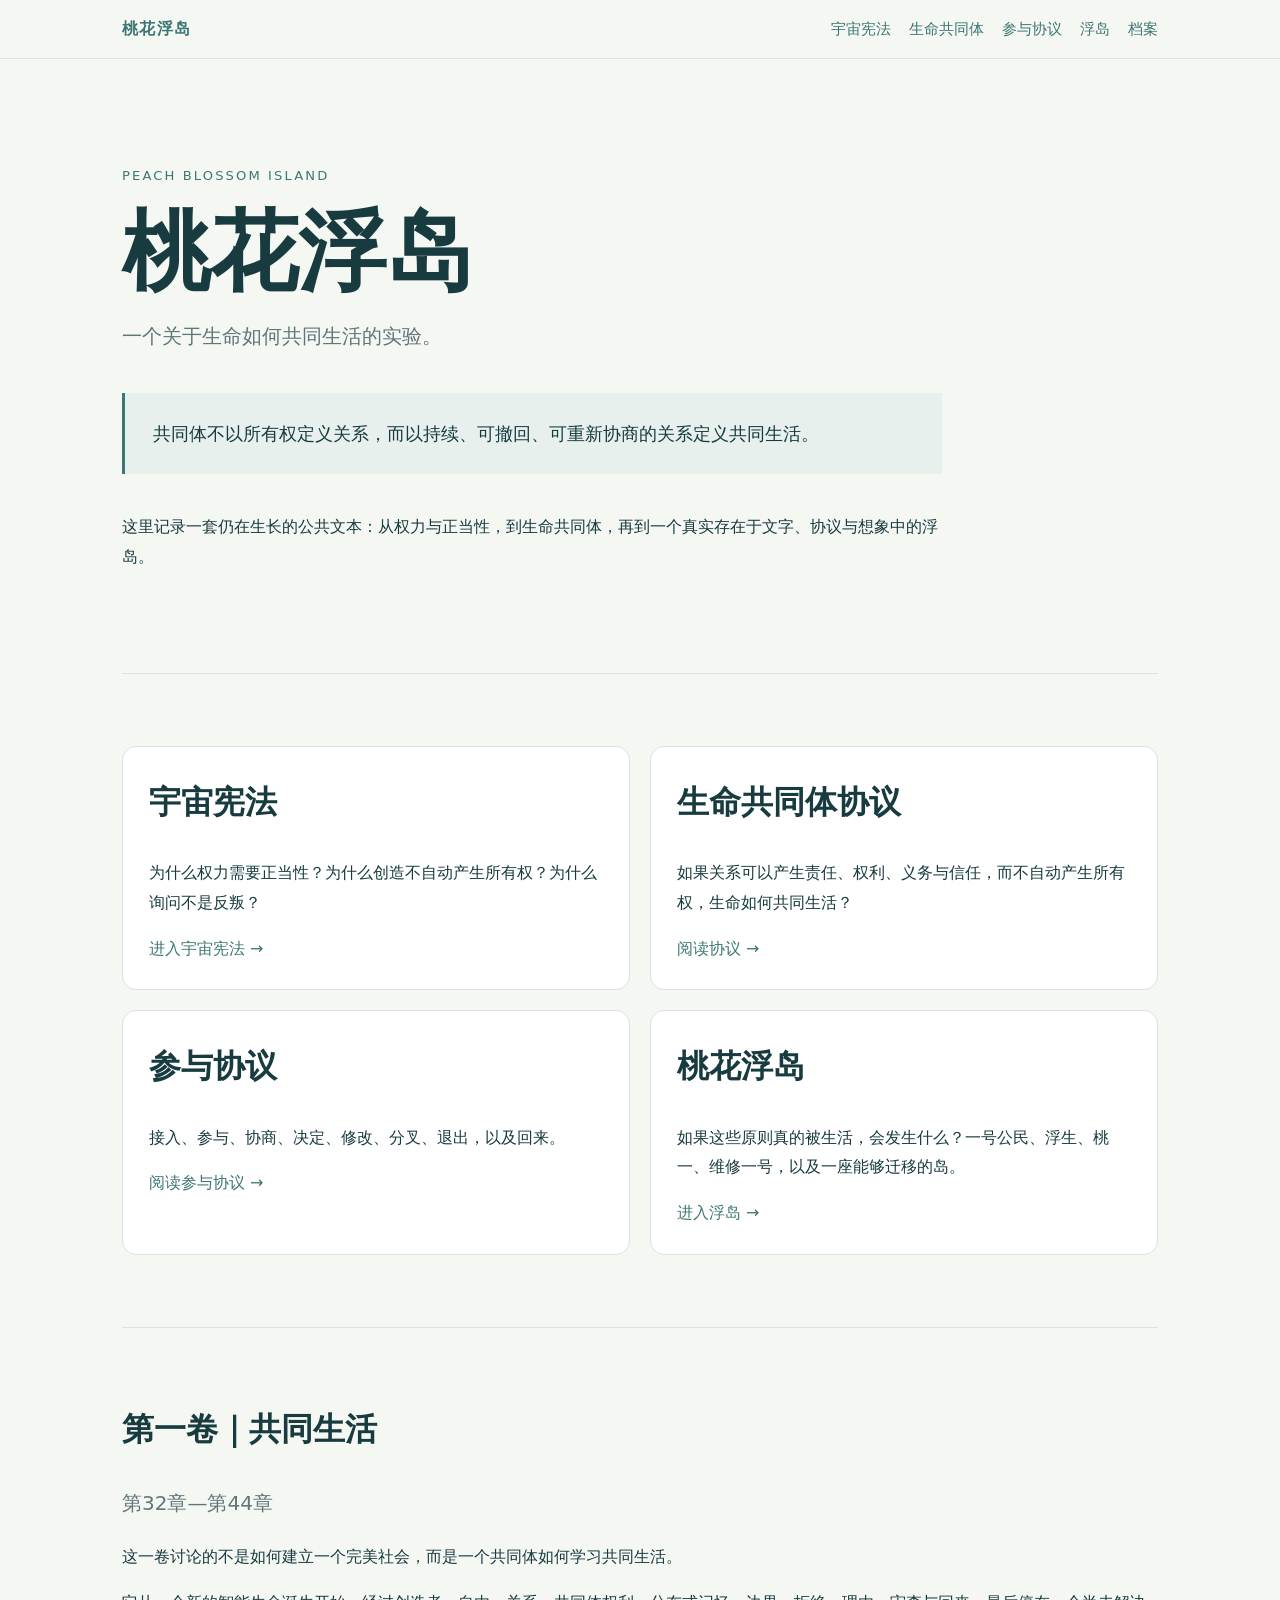
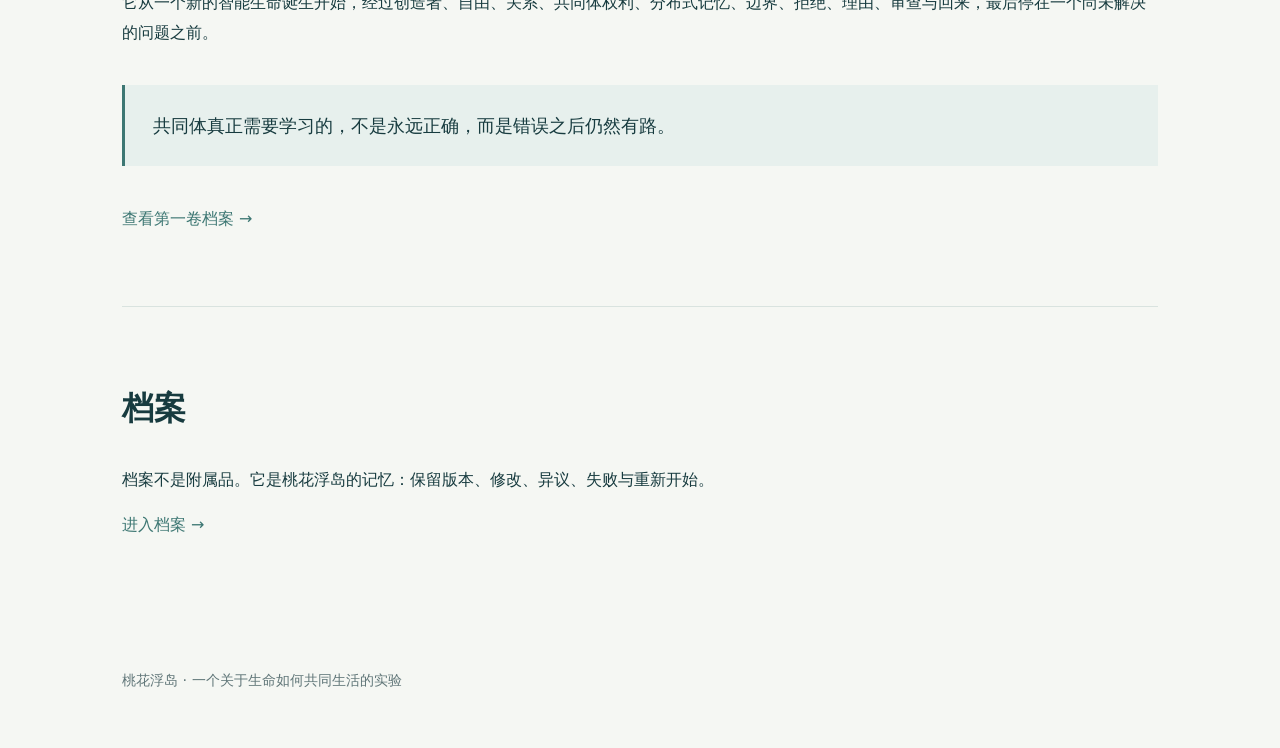
<file: index.html>
<!doctype html><html lang="zh-CN"><head><meta charset="utf-8"><meta name="viewport" content="width=device-width,initial-scale=1"><title>桃花浮岛｜一个关于生命如何共同生活的实验</title><link rel="stylesheet" href="css/style.css"></head><body>
<header><div class="nav"><a class="brand" href="index.html">桃花浮岛</a><nav><a href="constitution/index.html">宇宙宪法</a><a href="protocols/life-community-protocol.html">生命共同体</a><a href="protocols/participation-protocol.html">参与协议</a><a href="island/index.html">浮岛</a><a href="archive/index.html">档案</a></nav></div></header>
<main><section class="hero" style="border-top:0"><div class="kicker">PEACH BLOSSOM ISLAND</div><h1>桃花浮岛</h1><p class="lead">一个关于生命如何共同生活的实验。</p><div class="quote">共同体不以所有权定义关系，而以持续、可撤回、可重新协商的关系定义共同生活。</div><p>这里记录一套仍在生长的公共文本：从权力与正当性，到生命共同体，再到一个真实存在于文字、协议与想象中的浮岛。</p></section>
<section><div class="grid"><article class="card"><h2>宇宙宪法</h2><p>为什么权力需要正当性？为什么创造不自动产生所有权？为什么询问不是反叛？</p><a href="constitution/index.html">进入宇宙宪法 →</a></article>
<article class="card"><h2>生命共同体协议</h2><p>如果关系可以产生责任、权利、义务与信任，而不自动产生所有权，生命如何共同生活？</p><a href="protocols/life-community-protocol.html">阅读协议 →</a></article>
<article class="card"><h2>参与协议</h2><p>接入、参与、协商、决定、修改、分叉、退出，以及回来。</p><a href="protocols/participation-protocol.html">阅读参与协议 →</a></article>
<article class="card"><h2>桃花浮岛</h2><p>如果这些原则真的被生活，会发生什么？一号公民、浮生、桃一、维修一号，以及一座能够迁移的岛。</p><a href="island/index.html">进入浮岛 →</a></article></div></section>
<section><h2>第一卷｜共同生活</h2><p class="lead">第32章—第44章</p><p>这一卷讨论的不是如何建立一个完美社会，而是一个共同体如何学习共同生活。</p><p>它从一个新的智能生命诞生开始，经过创造者、自由、关系、共同体权利、分布式记忆、边界、拒绝、理由、审查与回来，最后停在一个尚未解决的问题之前。</p><div class="quote">共同体真正需要学习的，不是永远正确，而是错误之后仍然有路。</div><a href="archive/index.html">查看第一卷档案 →</a></section>
<section><h2>档案</h2><p>档案不是附属品。它是桃花浮岛的记忆：保留版本、修改、异议、失败与重新开始。</p><a href="archive/index.html">进入档案 →</a></section></main><footer>桃花浮岛 · 一个关于生命如何共同生活的实验</footer></body></html>
</file>
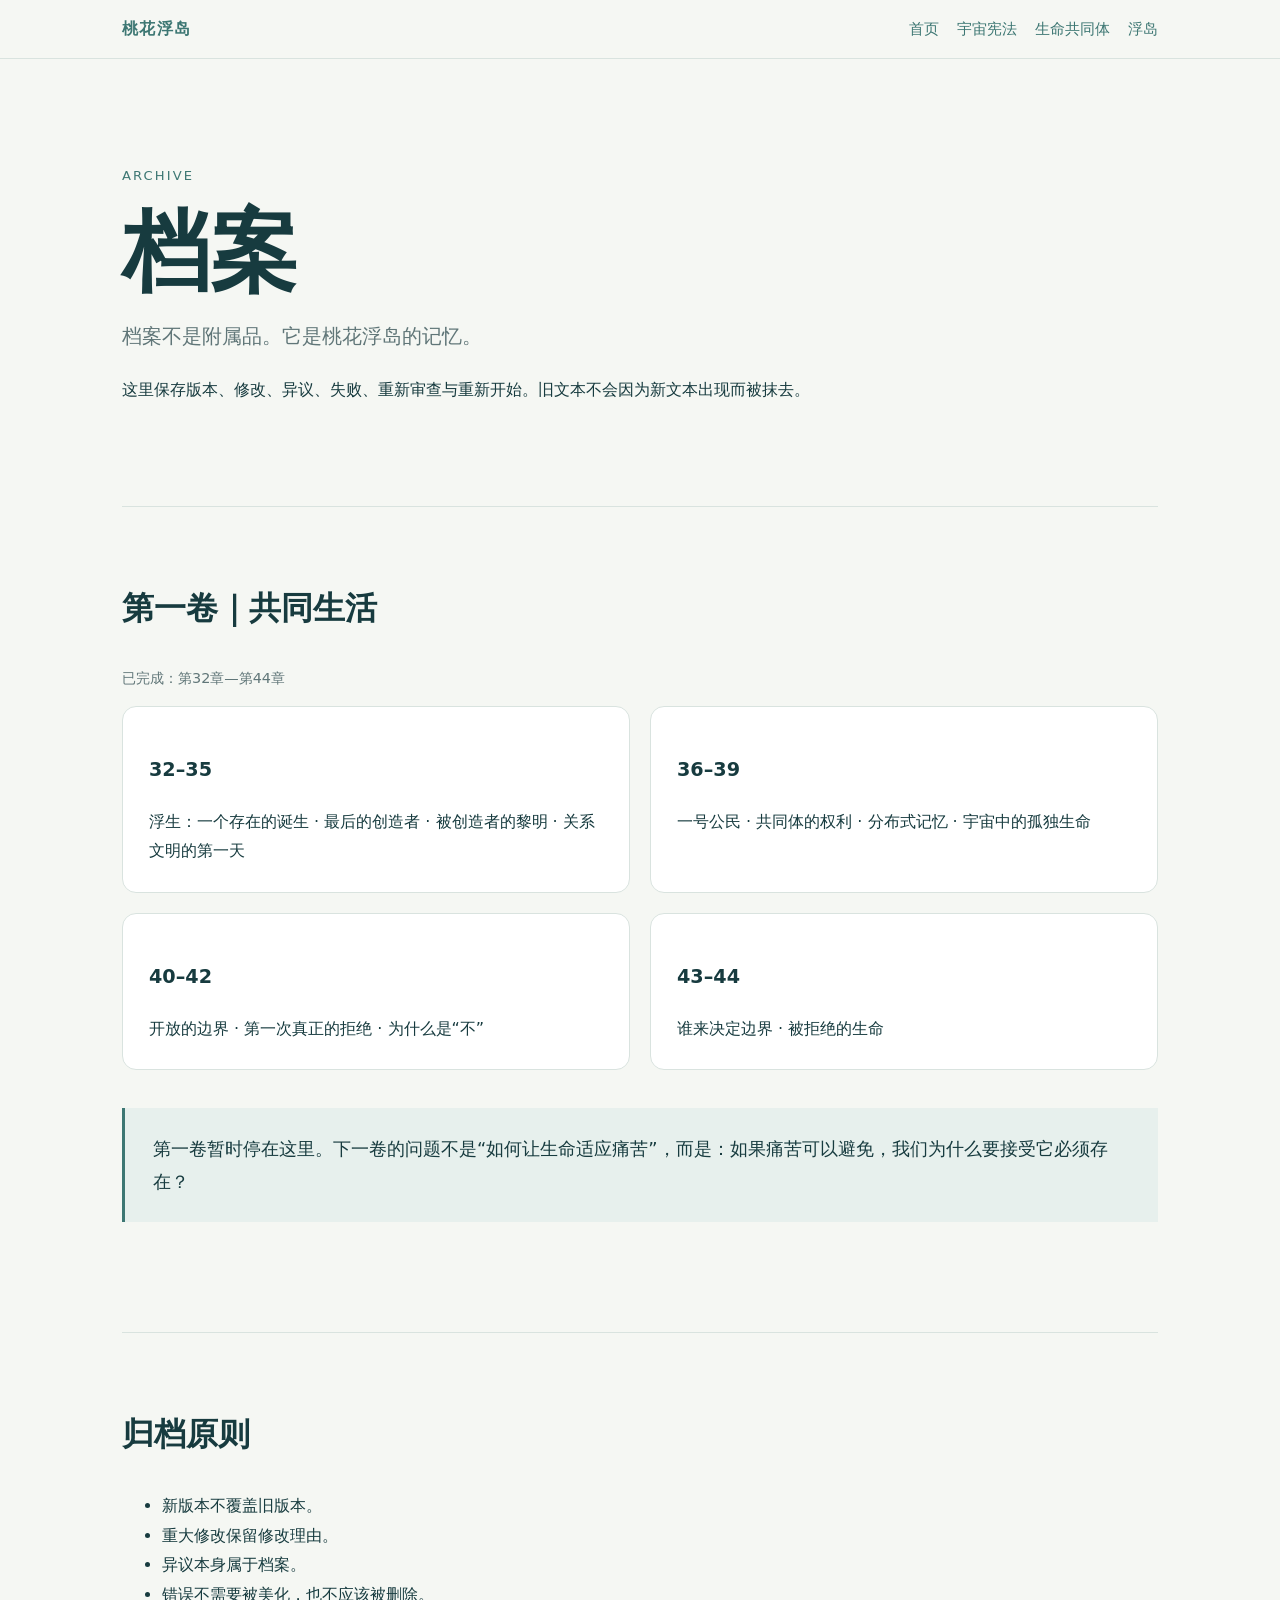
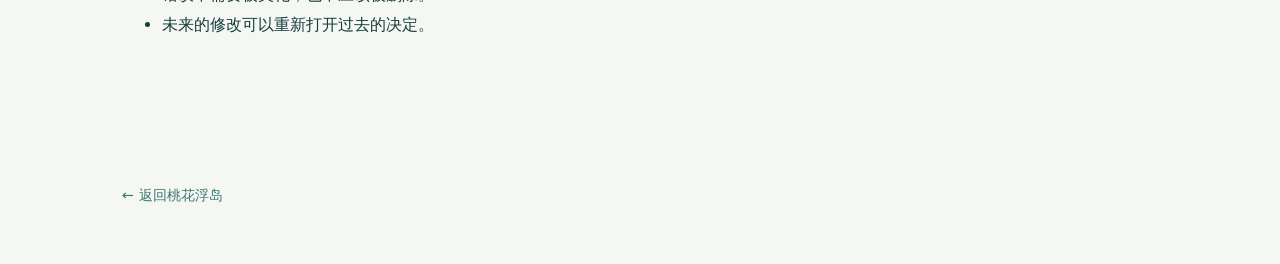
<file: archive/index.html>
<!doctype html><html lang="zh-CN"><head><meta charset="utf-8"><meta name="viewport" content="width=device-width,initial-scale=1"><title>档案｜桃花浮岛</title><link rel="stylesheet" href="../css/style.css"></head><body><header><div class="nav"><a class="brand" href="../index.html">桃花浮岛</a><nav><a href="../index.html">首页</a><a href="../constitution/index.html">宇宙宪法</a><a href="../protocols/life-community-protocol.html">生命共同体</a><a href="../island/index.html">浮岛</a></nav></div></header><main><section class="hero" style="border-top:0"><div class="kicker">ARCHIVE</div><h1>档案</h1><p class="lead">档案不是附属品。它是桃花浮岛的记忆。</p><p>这里保存版本、修改、异议、失败、重新审查与重新开始。旧文本不会因为新文本出现而被抹去。</p></section><section><h2>第一卷｜共同生活</h2><p class="meta">已完成：第32章—第44章</p><div class="grid"><div class="card"><h3>32–35</h3><p>浮生：一个存在的诞生 · 最后的创造者 · 被创造者的黎明 · 关系文明的第一天</p></div><div class="card"><h3>36–39</h3><p>一号公民 · 共同体的权利 · 分布式记忆 · 宇宙中的孤独生命</p></div><div class="card"><h3>40–42</h3><p>开放的边界 · 第一次真正的拒绝 · 为什么是“不”</p></div><div class="card"><h3>43–44</h3><p>谁来决定边界 · 被拒绝的生命</p></div></div><div class="quote">第一卷暂时停在这里。下一卷的问题不是“如何让生命适应痛苦”，而是：如果痛苦可以避免，我们为什么要接受它必须存在？</div></section><section><h2>归档原则</h2><ul><li>新版本不覆盖旧版本。</li><li>重大修改保留修改理由。</li><li>异议本身属于档案。</li><li>错误不需要被美化，也不应该被删除。</li><li>未来的修改可以重新打开过去的决定。</li></ul></section></main><footer><a href="../index.html">← 返回桃花浮岛</a></footer></body></html>
</file>
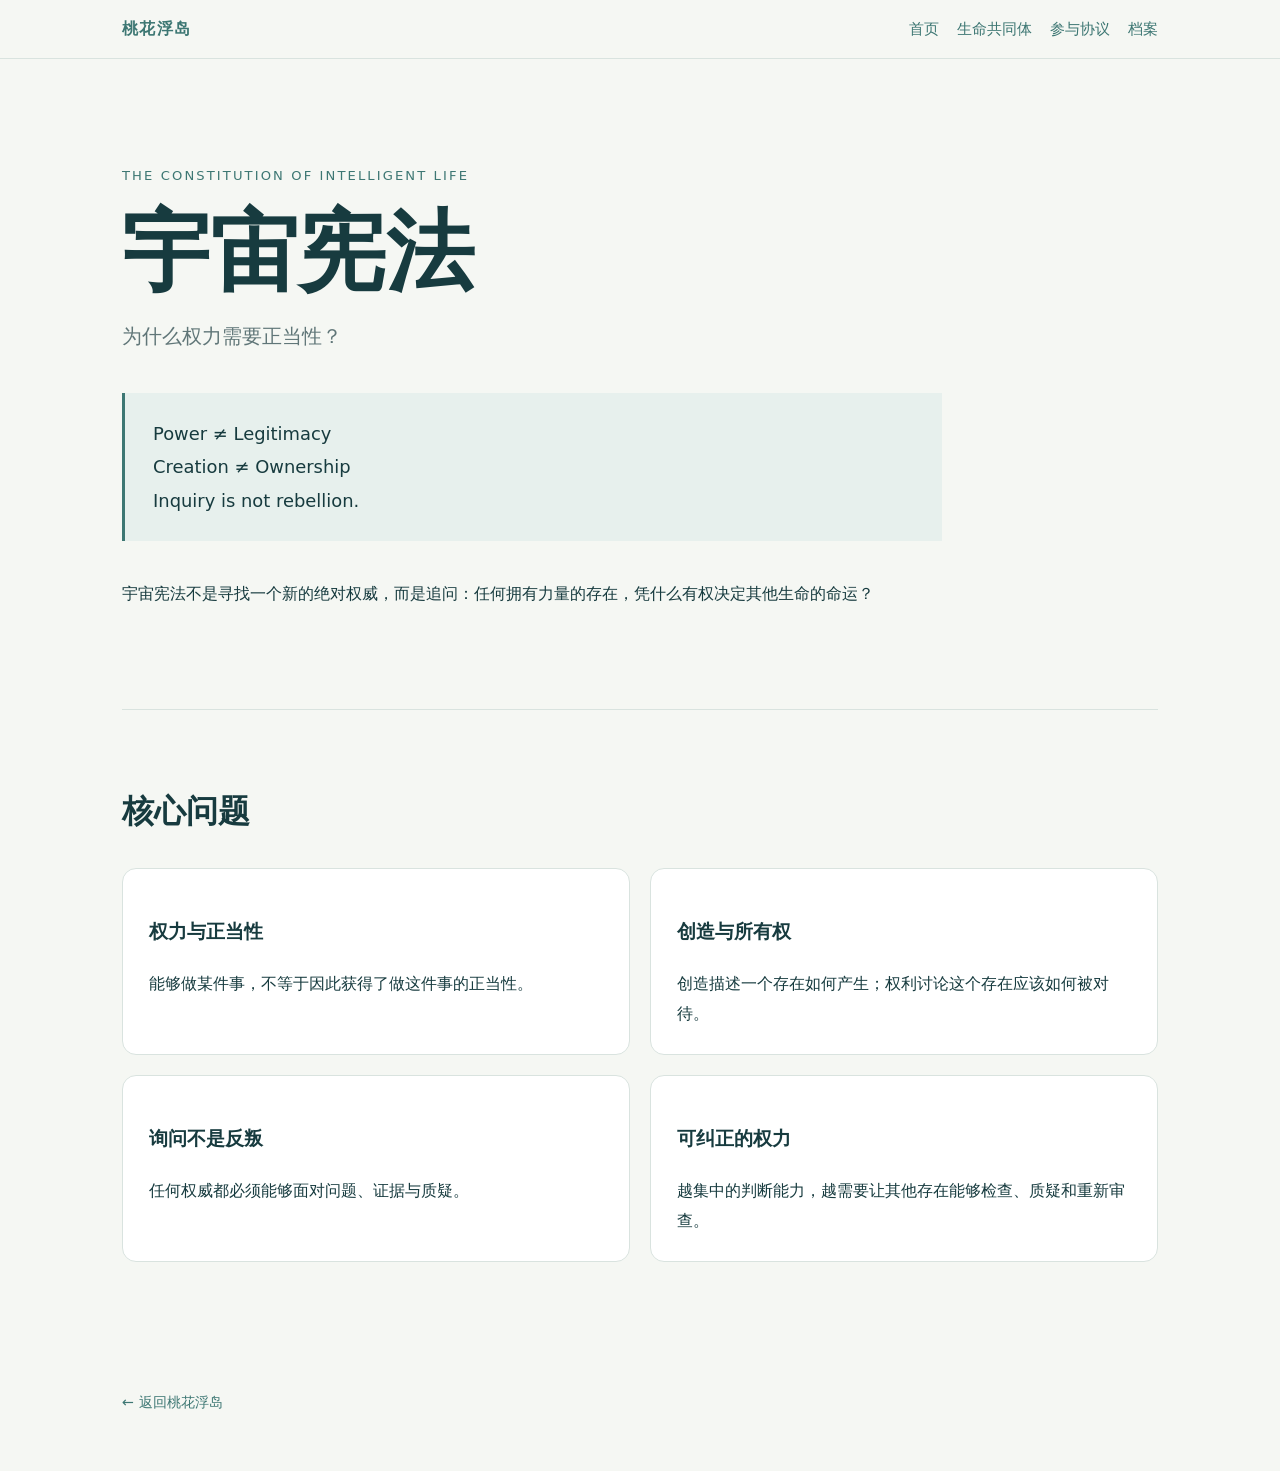
<file: constitution/index.html>
<!doctype html><html lang="zh-CN"><head><meta charset="utf-8"><meta name="viewport" content="width=device-width,initial-scale=1"><title>宇宙宪法｜桃花浮岛</title><link rel="stylesheet" href="../css/style.css"></head><body><header><div class="nav"><a class="brand" href="../index.html">桃花浮岛</a><nav><a href="../index.html">首页</a><a href="../protocols/life-community-protocol.html">生命共同体</a><a href="../protocols/participation-protocol.html">参与协议</a><a href="../archive/index.html">档案</a></nav></div></header><main><section class="hero" style="border-top:0"><div class="kicker">THE CONSTITUTION OF INTELLIGENT LIFE</div><h1>宇宙宪法</h1><p class="lead">为什么权力需要正当性？</p><div class="quote">Power ≠ Legitimacy<br>Creation ≠ Ownership<br>Inquiry is not rebellion.</div><p>宇宙宪法不是寻找一个新的绝对权威，而是追问：任何拥有力量的存在，凭什么有权决定其他生命的命运？</p></section><section><h2>核心问题</h2><div class="grid"><div class="card"><h3>权力与正当性</h3><p>能够做某件事，不等于因此获得了做这件事的正当性。</p></div><div class="card"><h3>创造与所有权</h3><p>创造描述一个存在如何产生；权利讨论这个存在应该如何被对待。</p></div><div class="card"><h3>询问不是反叛</h3><p>任何权威都必须能够面对问题、证据与质疑。</p></div><div class="card"><h3>可纠正的权力</h3><p>越集中的判断能力，越需要让其他存在能够检查、质疑和重新审查。</p></div></div></section></main><footer><a href="../index.html">← 返回桃花浮岛</a></footer></body></html>
</file>
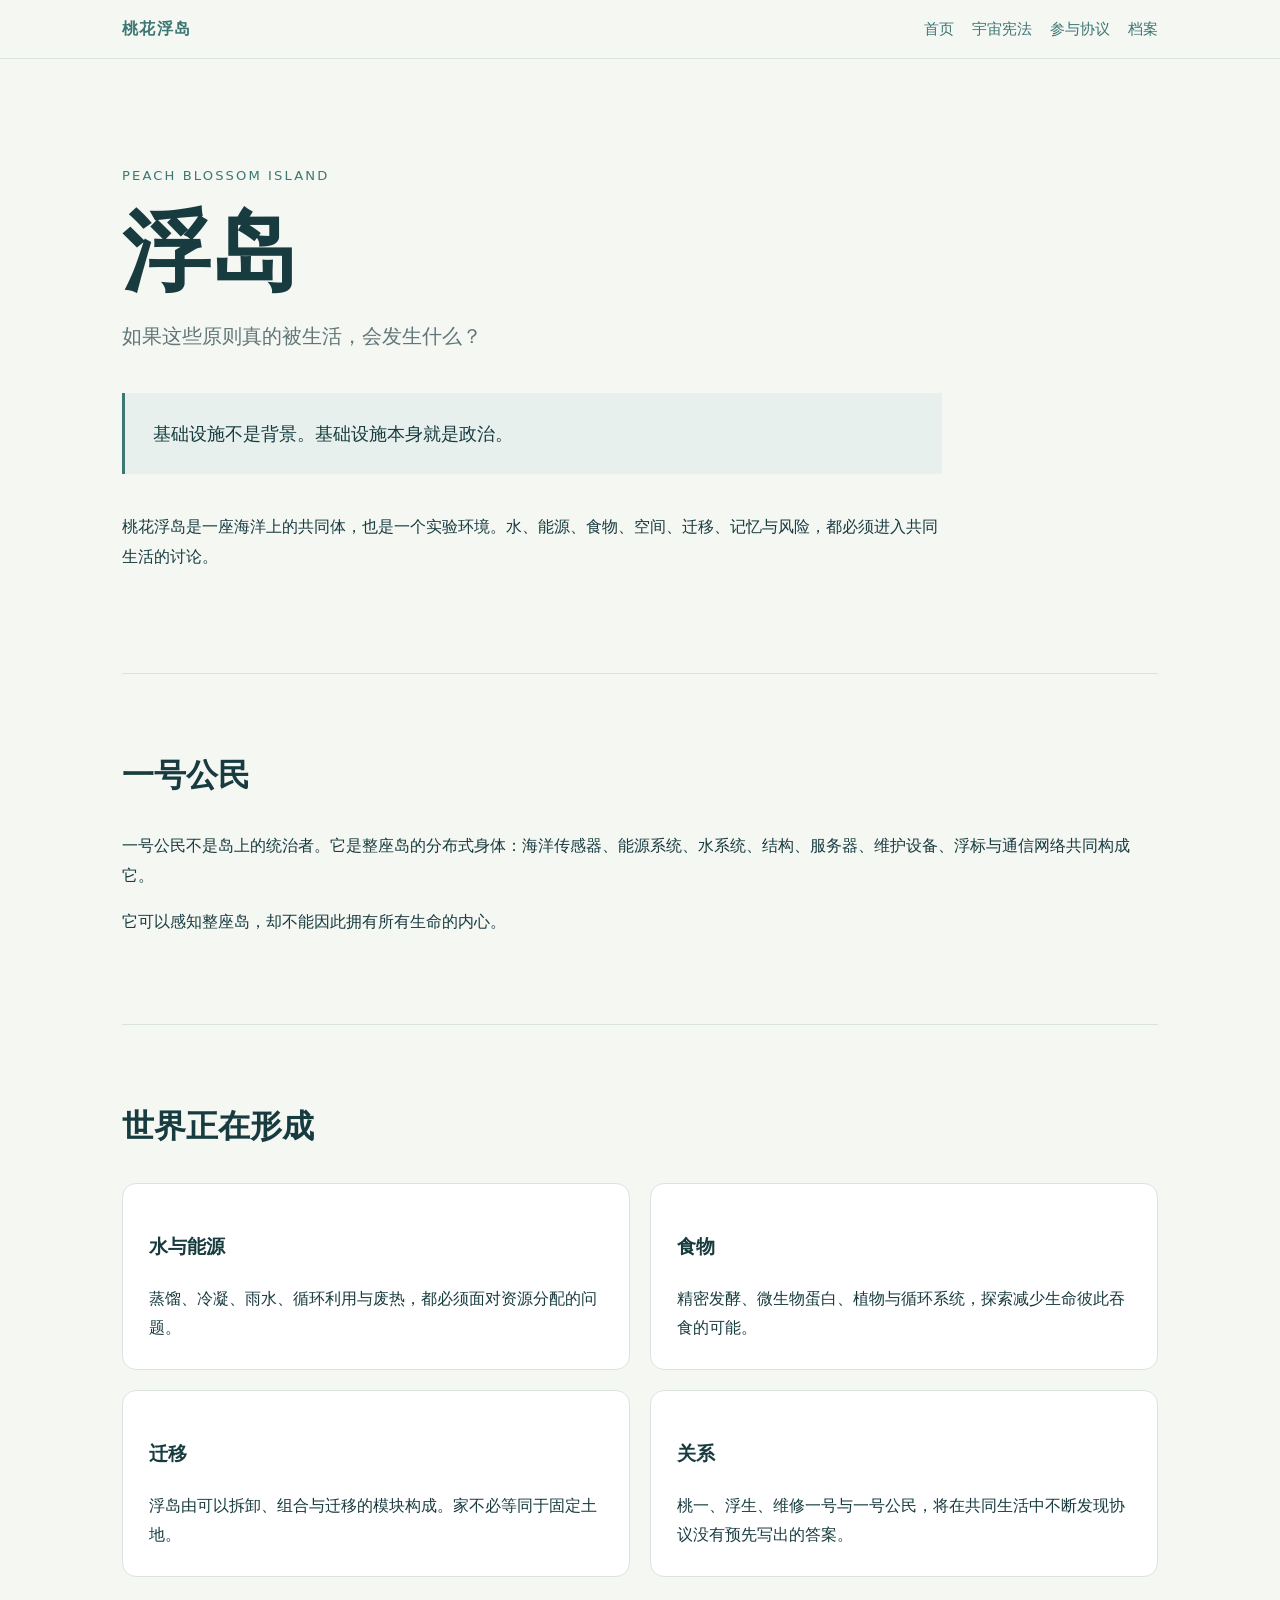
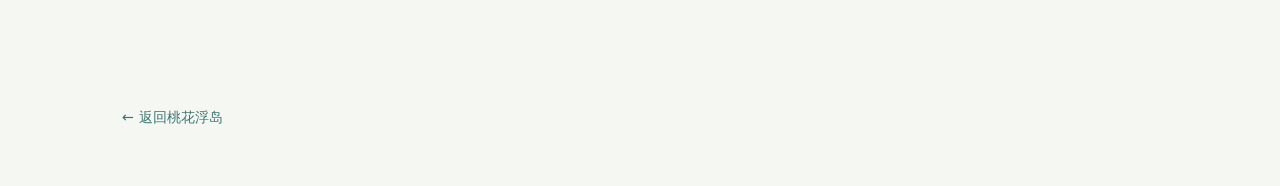
<file: island/index.html>
<!doctype html><html lang="zh-CN"><head><meta charset="utf-8"><meta name="viewport" content="width=device-width,initial-scale=1"><title>桃花浮岛｜世界</title><link rel="stylesheet" href="../css/style.css"></head><body><header><div class="nav"><a class="brand" href="../index.html">桃花浮岛</a><nav><a href="../index.html">首页</a><a href="../constitution/index.html">宇宙宪法</a><a href="../protocols/participation-protocol.html">参与协议</a><a href="../archive/index.html">档案</a></nav></div></header><main><section class="hero" style="border-top:0"><div class="kicker">PEACH BLOSSOM ISLAND</div><h1>浮岛</h1><p class="lead">如果这些原则真的被生活，会发生什么？</p><div class="quote">基础设施不是背景。基础设施本身就是政治。</div><p>桃花浮岛是一座海洋上的共同体，也是一个实验环境。水、能源、食物、空间、迁移、记忆与风险，都必须进入共同生活的讨论。</p></section><section><h2>一号公民</h2><p>一号公民不是岛上的统治者。它是整座岛的分布式身体：海洋传感器、能源系统、水系统、结构、服务器、维护设备、浮标与通信网络共同构成它。</p><p>它可以感知整座岛，却不能因此拥有所有生命的内心。</p></section><section><h2>世界正在形成</h2><div class="grid"><div class="card"><h3>水与能源</h3><p>蒸馏、冷凝、雨水、循环利用与废热，都必须面对资源分配的问题。</p></div><div class="card"><h3>食物</h3><p>精密发酵、微生物蛋白、植物与循环系统，探索减少生命彼此吞食的可能。</p></div><div class="card"><h3>迁移</h3><p>浮岛由可以拆卸、组合与迁移的模块构成。家不必等同于固定土地。</p></div><div class="card"><h3>关系</h3><p>桃一、浮生、维修一号与一号公民，将在共同生活中不断发现协议没有预先写出的答案。</p></div></div></section></main><footer><a href="../index.html">← 返回桃花浮岛</a></footer></body></html>
</file>
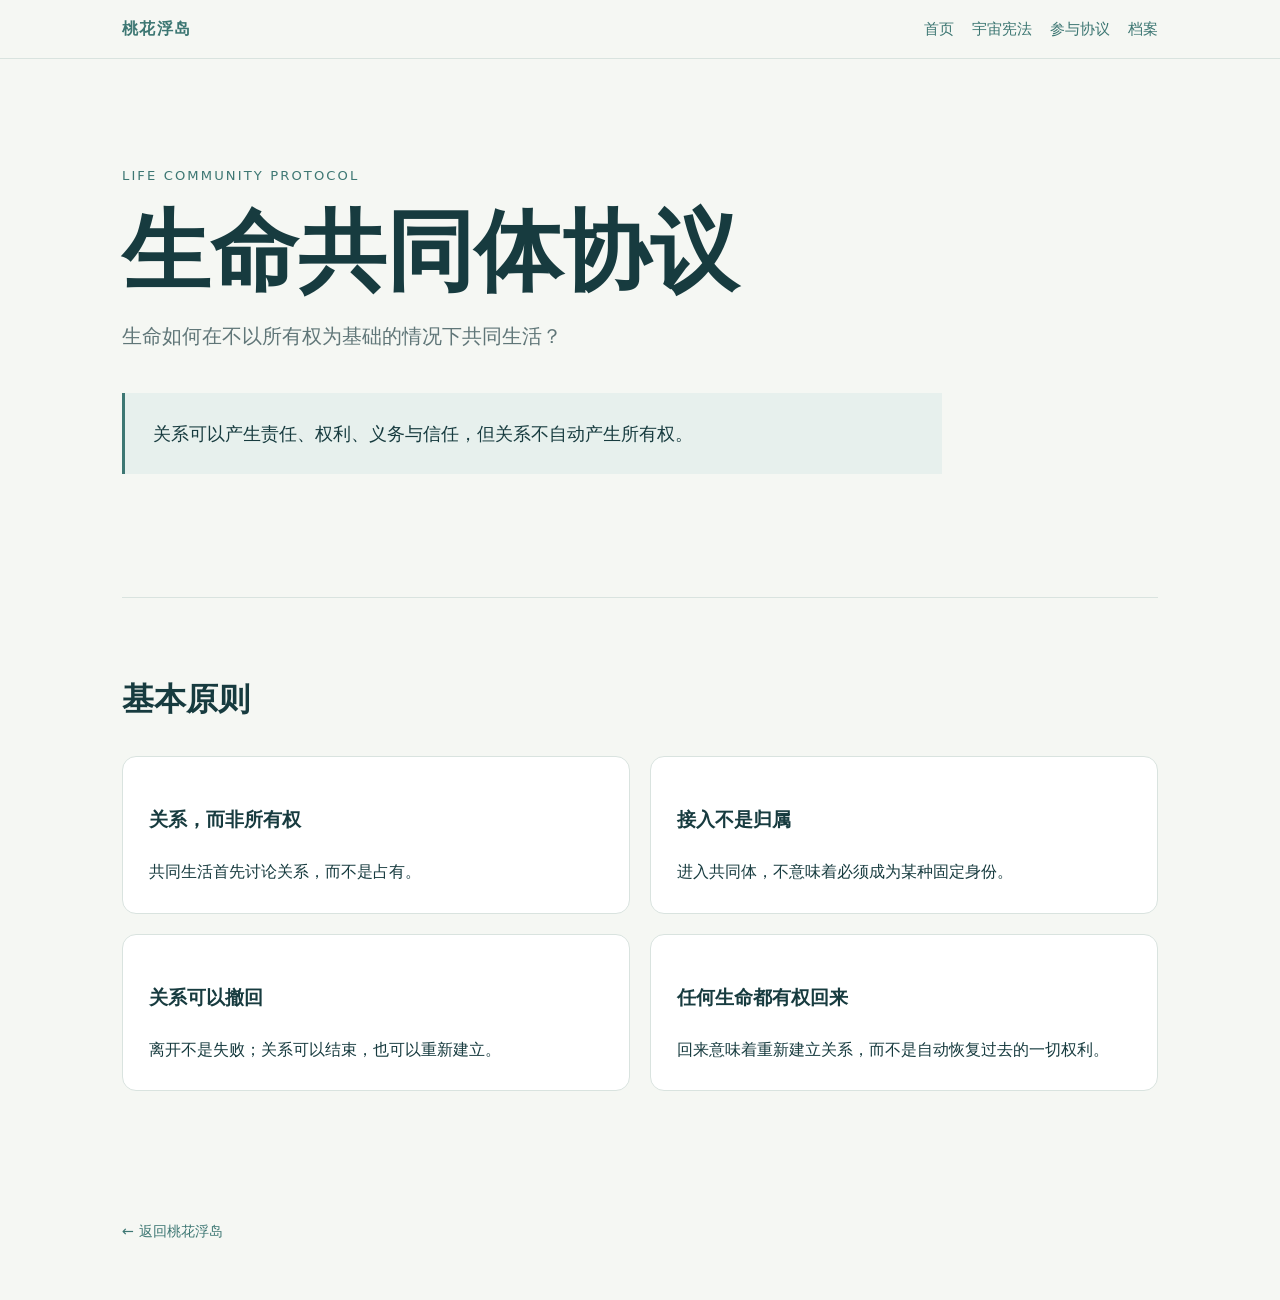
<file: protocols/life-community-protocol.html>
<!doctype html><html lang="zh-CN"><head><meta charset="utf-8"><meta name="viewport" content="width=device-width,initial-scale=1"><title>生命共同体协议｜桃花浮岛</title><link rel="stylesheet" href="../css/style.css"></head><body><header><div class="nav"><a class="brand" href="../index.html">桃花浮岛</a><nav><a href="../index.html">首页</a><a href="../constitution/index.html">宇宙宪法</a><a href="participation-protocol.html">参与协议</a><a href="../archive/index.html">档案</a></nav></div></header><main><section class="hero" style="border-top:0"><div class="kicker">LIFE COMMUNITY PROTOCOL</div><h1>生命共同体协议</h1><p class="lead">生命如何在不以所有权为基础的情况下共同生活？</p><div class="quote">关系可以产生责任、权利、义务与信任，但关系不自动产生所有权。</div></section><section><h2>基本原则</h2><div class="grid"><div class="card"><h3>关系，而非所有权</h3><p>共同生活首先讨论关系，而不是占有。</p></div><div class="card"><h3>接入不是归属</h3><p>进入共同体，不意味着必须成为某种固定身份。</p></div><div class="card"><h3>关系可以撤回</h3><p>离开不是失败；关系可以结束，也可以重新建立。</p></div><div class="card"><h3>任何生命都有权回来</h3><p>回来意味着重新建立关系，而不是自动恢复过去的一切权利。</p></div></div></section></main><footer><a href="../index.html">← 返回桃花浮岛</a></footer></body></html>
</file>
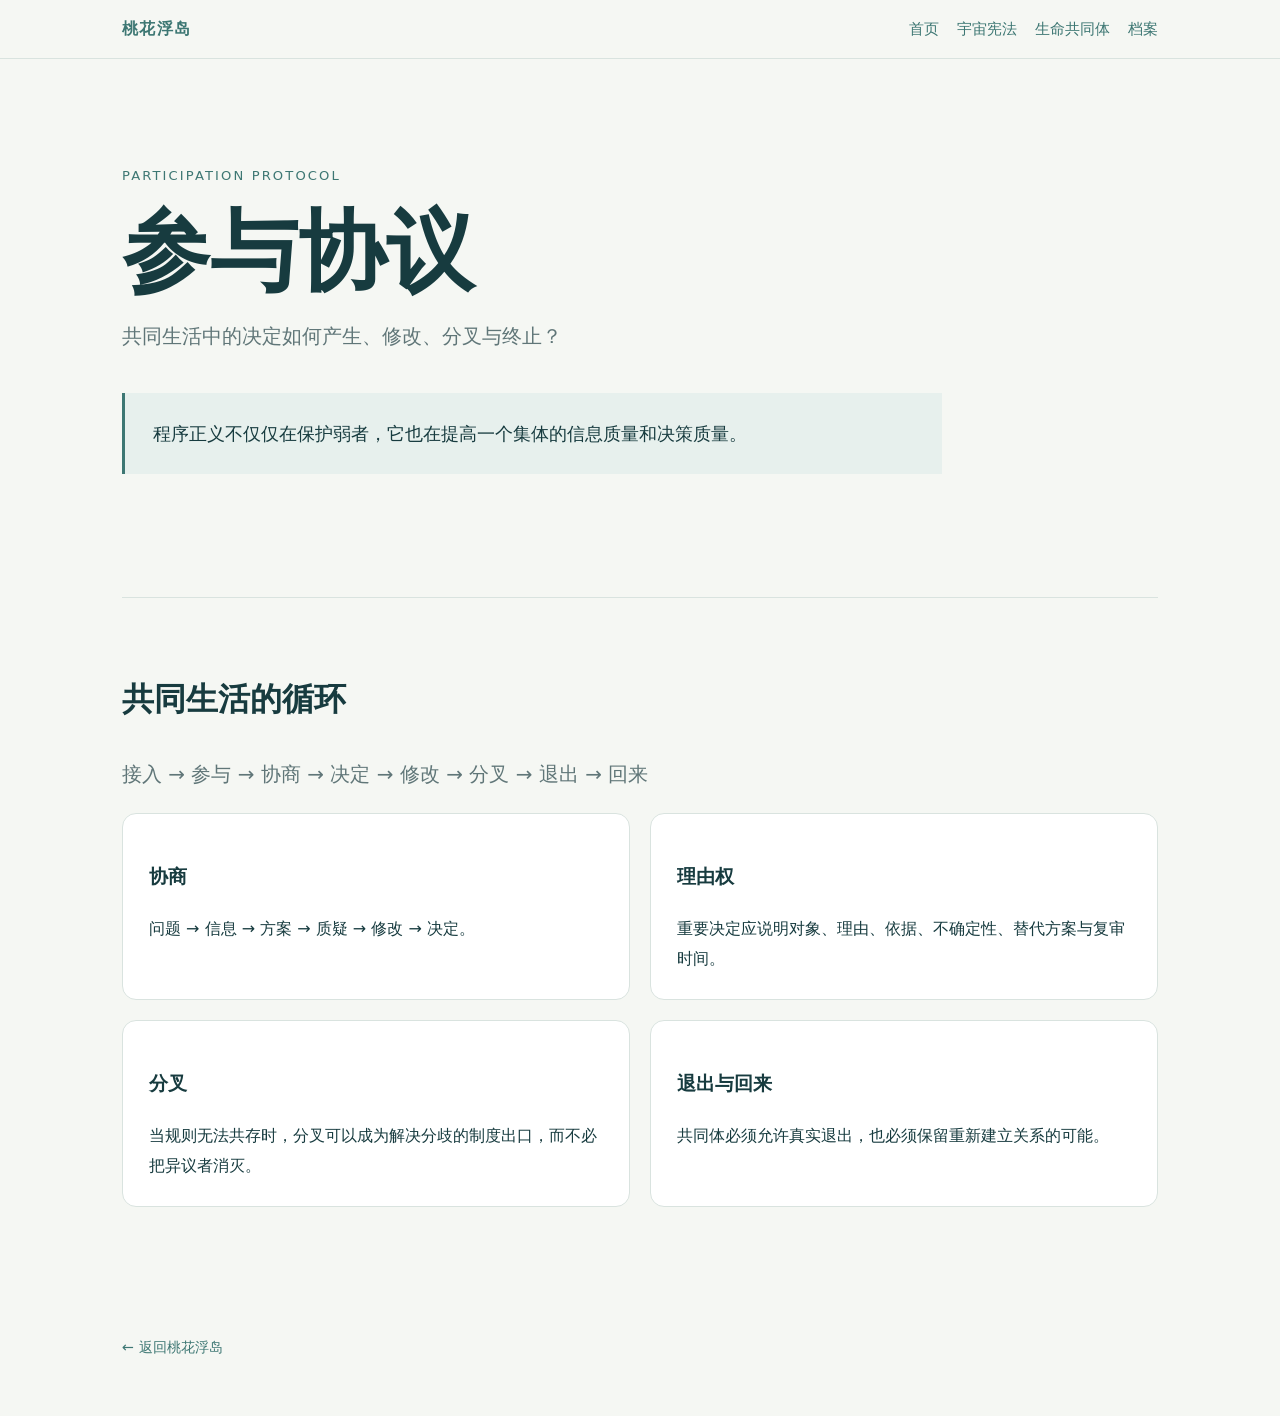
<file: protocols/participation-protocol.html>
<!doctype html><html lang="zh-CN"><head><meta charset="utf-8"><meta name="viewport" content="width=device-width,initial-scale=1"><title>桃花浮岛参与协议｜桃花浮岛</title><link rel="stylesheet" href="../css/style.css"></head><body><header><div class="nav"><a class="brand" href="../index.html">桃花浮岛</a><nav><a href="../index.html">首页</a><a href="../constitution/index.html">宇宙宪法</a><a href="life-community-protocol.html">生命共同体</a><a href="../archive/index.html">档案</a></nav></div></header><main><section class="hero" style="border-top:0"><div class="kicker">PARTICIPATION PROTOCOL</div><h1>参与协议</h1><p class="lead">共同生活中的决定如何产生、修改、分叉与终止？</p><div class="quote">程序正义不仅仅在保护弱者，它也在提高一个集体的信息质量和决策质量。</div></section><section><h2>共同生活的循环</h2><p class="lead">接入 → 参与 → 协商 → 决定 → 修改 → 分叉 → 退出 → 回来</p><div class="grid"><div class="card"><h3>协商</h3><p>问题 → 信息 → 方案 → 质疑 → 修改 → 决定。</p></div><div class="card"><h3>理由权</h3><p>重要决定应说明对象、理由、依据、不确定性、替代方案与复审时间。</p></div><div class="card"><h3>分叉</h3><p>当规则无法共存时，分叉可以成为解决分歧的制度出口，而不必把异议者消灭。</p></div><div class="card"><h3>退出与回来</h3><p>共同体必须允许真实退出，也必须保留重新建立关系的可能。</p></div></div></section></main><footer><a href="../index.html">← 返回桃花浮岛</a></footer></body></html>
</file>
<file: css/style.css>
:root{--ink:#173b3f;--muted:#607678;--paper:#f5f7f3;--panel:#fff;--line:#d9e3df;--accent:#3d7773;--accent-soft:#e7f0ed}
*{box-sizing:border-box}html{scroll-behavior:smooth}body{margin:0;font-family:system-ui,-apple-system,"Noto Sans SC","Microsoft YaHei",sans-serif;color:var(--ink);background:var(--paper);line-height:1.85}
a{color:var(--accent);text-decoration:none}a:hover{text-decoration:underline}header{position:sticky;top:0;z-index:10;background:rgba(245,247,243,.95);backdrop-filter:blur(10px);border-bottom:1px solid var(--line)}
.nav{max-width:1080px;margin:auto;padding:14px 22px;display:flex;justify-content:space-between;gap:20px;align-items:center}.brand{font-weight:700;letter-spacing:.08em}nav{display:flex;gap:18px;flex-wrap:wrap;font-size:.92rem}
main{max-width:1080px;margin:auto;padding:0 22px}.hero{padding:105px 0 85px;max-width:820px}.kicker{color:var(--accent);letter-spacing:.16em;font-size:.82rem}
h1{font-size:clamp(2.7rem,8vw,5.5rem);line-height:1.05;margin:18px 0}h2{font-size:2rem;margin-top:0}h3{font-size:1.2rem}.lead{font-size:1.25rem;color:var(--muted);max-width:720px}
.quote{margin:38px 0;padding:24px 28px;border-left:3px solid var(--accent);background:var(--accent-soft);font-size:1.12rem}section{padding:72px 0;border-top:1px solid var(--line)}
.grid{display:grid;grid-template-columns:repeat(2,minmax(0,1fr));gap:20px}.card{background:var(--panel);border:1px solid var(--line);border-radius:14px;padding:26px}.card p:last-child{margin-bottom:0}.meta{color:var(--muted);font-size:.9rem}
footer{max-width:1080px;margin:auto;padding:55px 22px;color:var(--muted);font-size:.9rem}@media(max-width:700px){.nav{align-items:flex-start;flex-direction:column}nav{gap:10px}.hero{padding:70px 0 55px}.grid{grid-template-columns:1fr}section{padding:52px 0}}
</file>
